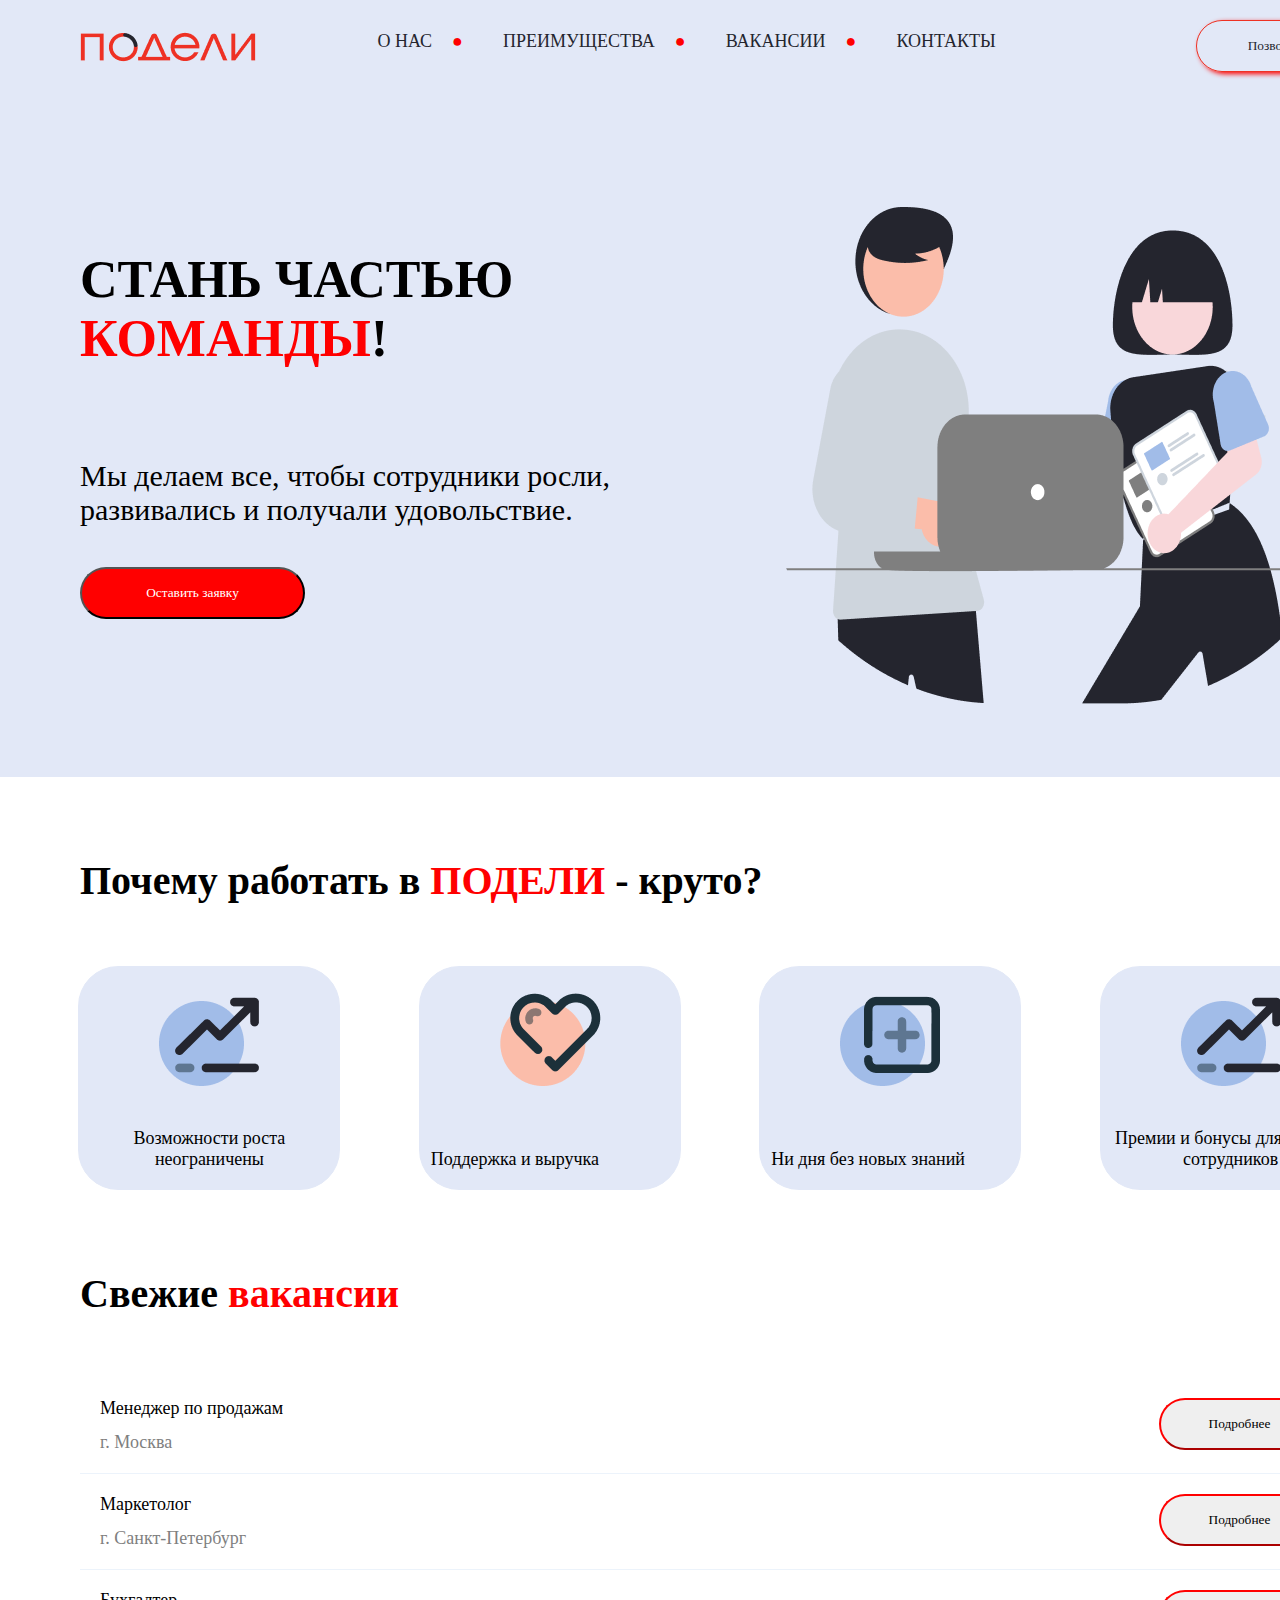
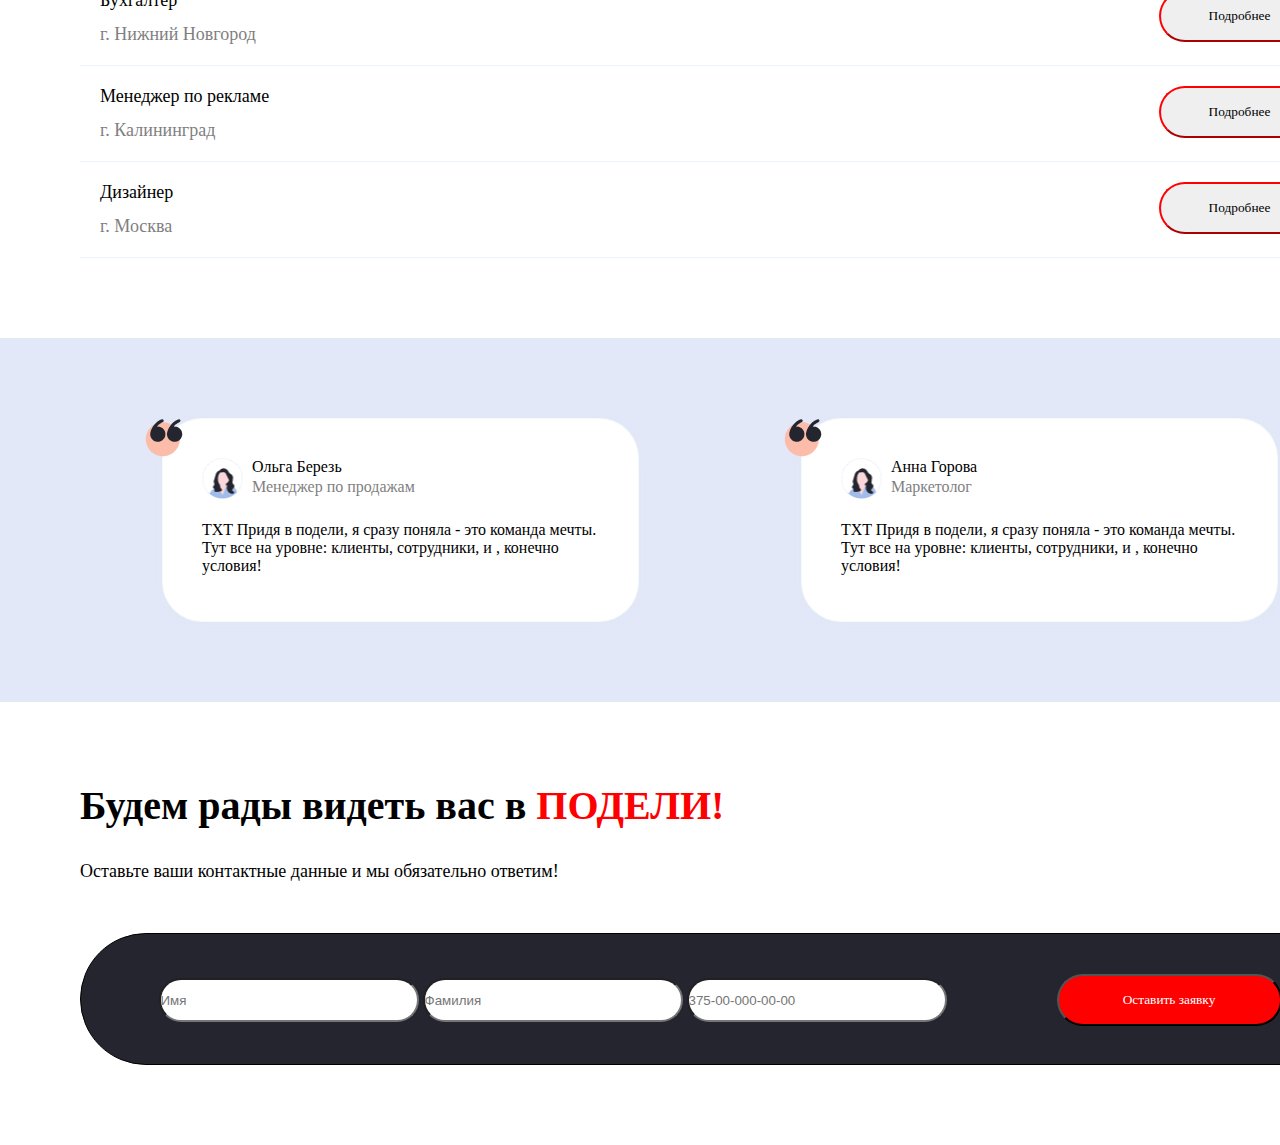
<file: index.html>
<!DOCTYPE html>
<html lang="ru" style="scroll-behavior: smooth;">
<head>
   <meta charset="UTF-8">
   <meta name="viewport" content="width=device-width, initial-scale=1.0">
   <link rel="stylesheet" href="./style.css">

   <link rel="apple-touch-icon" sizes="180x180" href="./images/apple-touch-icon.png">
   <link rel="icon" type="image/png" sizes="32x32" href="./images/favicon-32x32.png">
   <link rel="icon" type="image/png" sizes="16x16" href="./images/favicon-16x16.png">

   <title>Подели</title>
</head>
<TODO!>
<!-- HEADER: LOGO and NAV and TEL -->
   <header class="header">
      <img class="header__logo" src="./images/Logo.png" alt="logo">
   <nav>
      <ul class="header__nav">
         <li><a class="header__nav-item" href="#">о нас<span class="header__nav_dotred">●</span></a></li>
         <li><a class="header__nav-item" href="#section-advantages">преимущества<span class="header__nav_dotred">●</span></a></li>
         <li><a class="header__nav-item" href="#section-vacancies">вакансии<span class="header__nav_dotred">●</span></a></li>
         <li><a class="header__nav-item" href="#section-footer">контакты</a></li>
      </ul>
   </nav>
      <button class="header__btn"><a class="header__btn_text-decor" href="tel:+375336211606">Позвонить</a></button>
   </header>
<!--section-first-->
   <main class="main">
      <section class="section-first">
         <img class="section-first__img" src="./images/Mask group.png" alt="mask">
         <div class="section-first__text">
            <p class="section-first__text_top">Стань частью <span class="section-first__text_red">команды</span>!</p>
            <p class="section-first__text_bottom">Мы  делаем все, чтобы сотрудники росли, развивались и получали удовольствие.</p>
            <button class="button button__primary button button__primary_bottom-position">Оставить заявку</button>
         </div>
      </section>
<!-- section-second -->
      <section class="section-second" id="section-advantages">
         <p class="section-second__text">Почему работать в <span class="section-second__text_red">подели</span> - круто?</p>
         <div class="flex-container">

            <div class="icon flex-container__item_margin-top">
               <div class="icon__content">
                  <div class="icon__content_img">
                     <img src="./images/growth 1.png" alt="icon">
                  </div>
                  <p class="icon__content_text">Возможности роста неограничены</p>
               </div>
            </div>


            <div class="icon flex-container__item_margin-top">
               <div class="icon__content">
                  <div class="icon__content_img">
                     <img src="./images/heart.png" alt="icon">
                  </div>
                  <p class="icon__content_text">Поддержка и выручка</p>
               </div>
            </div>

    
            <div class="icon flex-container__item_margin-top">
               <div class="icon__content">
                  <div class="icon__content_img">
                     <img src="./images/plus.png" alt="icon">
                  </div>
                  <p class="icon__content_text">Ни дня без новых знаний</p>
               </div>
            </div>

   
            <div class="icon flex-container__item_margin-top">
               <div class="icon__content">
                  <div class="icon__content_img">
                     <img src="./images/growth 1.png" alt="icon">
                  </div>
                  <p class="icon__content_text">Премии и бонусы для лучших сотрудников</p>
               </div>
            </div>
         </div>
      </section>
      
      <!-- section-third -->
      <section class="section-third" id="section-vacancies">
         <p class="section-third__text">Свежие <span class="section-third__text_red">вакансии</span></p>

      <div class="vacancies__container">

         <div class="vacancies">
            <button class="vacancies__button">Подробнее</button>
            <div class="vacancies__text">
               <span class="vacancies__text_up">Менеджер по продажам</span><br>
               <span class="vacancies__text_bottom">г. Москва</span>
            </div>
         </div>
         <div class="vacancies">
            <button class="vacancies__button">Подробнее</button>
            <div class="vacancies__text">
               <span class="vacancies__text_up">Маркетолог</span><br>
               <span class="vacancies__text_bottom">г. Санкт-Петербург</span>
            </div>
         </div>
         <div class="vacancies">
            <button class="vacancies__button">Подробнее</button>
            <div class="vacancies__text">
               <span class="vacancies__text_up">Бухгалтер</span><br>
               <span class="vacancies__text_bottom">г. Нижний Новгород</span>
            </div>
         </div>
         <div class="vacancies">
            <button class="vacancies__button">Подробнее</button>
            <div class="vacancies__text">
               <span class="vacancies__text_up">Менеджер по рекламе</span><br>
               <span class="vacancies__text_bottom">г. Калининград</span>
            </div>
         </div>
         <div class="vacancies">
            <button class="vacancies__button">Подробнее</button>
            <div class="vacancies__text">
               <span class="vacancies__text_up">Дизайнер</span><br>
               <span class="vacancies__text_bottom">г. Москва</span>
            </div>
         </div>

      </div>
   </section>

   <!-- section-fourth -->
   <section class="section-fourth">
      <div class="section-fourth__flex-container">
         <div class="comment section-fourth__flex-container_margin-top">
            <img class="comment__icon" src="./images/icon.png" alt="icon">
            <div class="comment__text">
               <div class="comment__text_foto">
                  <img src="./images/undraw_female_avatar_re_l6cx 1.png" alt="foto">
                  <span class="comment__text_up">Ольга Березь</span><br>
                  <span class="comment__text_second">Менеджер по продажам</span><br>
                  <span class="comment__text_bottom">TXT Придя в подели, я сразу поняла - это команда мечты. Тут все на уровне: клиенты, сотрудники, и , конечно условия!</span>
               </div>
            </div>
         </div>
         <div class="comment section-fourth__flex-container_margin-top">
            <img class="comment__icon" src="./images/icon.png" alt="icon">
            <div class="comment__text">
               <div class="comment__text_foto">
                  <img src="./images/undraw_female_avatar_re_l6cx 1.png" alt="foto">
                  <span class="comment__text_up">Анна Горова</span><br>
                  <span class="comment__text_second">Маркетолог</span><br>
                  <span class="comment__text_bottom">TXT Придя в подели, я сразу поняла - это команда мечты. Тут все на уровне: клиенты, сотрудники, и , конечно условия!</span>
               </div>
            </div>
         </div>
      </div>

   </section>
</main>

<!-- footer and form -->
<footer class="footer" id="section-footer">
   <p class="footer__text-up">Будем рады видеть вас в <span class="footer__text-up_red">подели!</span></p>
   <p class="footer__text-bottom">Оставьте ваши контактные данные и мы обязательно ответим!</p>
   <div class="footer__form">
      <form class="footer__form_absolute-position" action="#" id="export" name="form_name" method="get" autocomplete="on">
         <label for="name"></label>
         <input class="footer__form_btn" type="text" id="name" placeholder="Имя">

         <label for="surname"></label>
         <input class="footer__form_btn" type="text" id="surname" placeholder="Фамилия">

         <label for="tel"></label>
         <input class="footer__form_btn" type="tel" placeholder="375-00-000-00-00" id="tel" pattern="375-[0-9]{2}-[0-9]{3}-[0-9]{2}-[0-9]{2}" required>
      </form>
      <button form="export" class="button button__primary button button__primary_absolute-position">Оставить заявку</button>
   </div>

</footer>

</body>
</html>
</file>
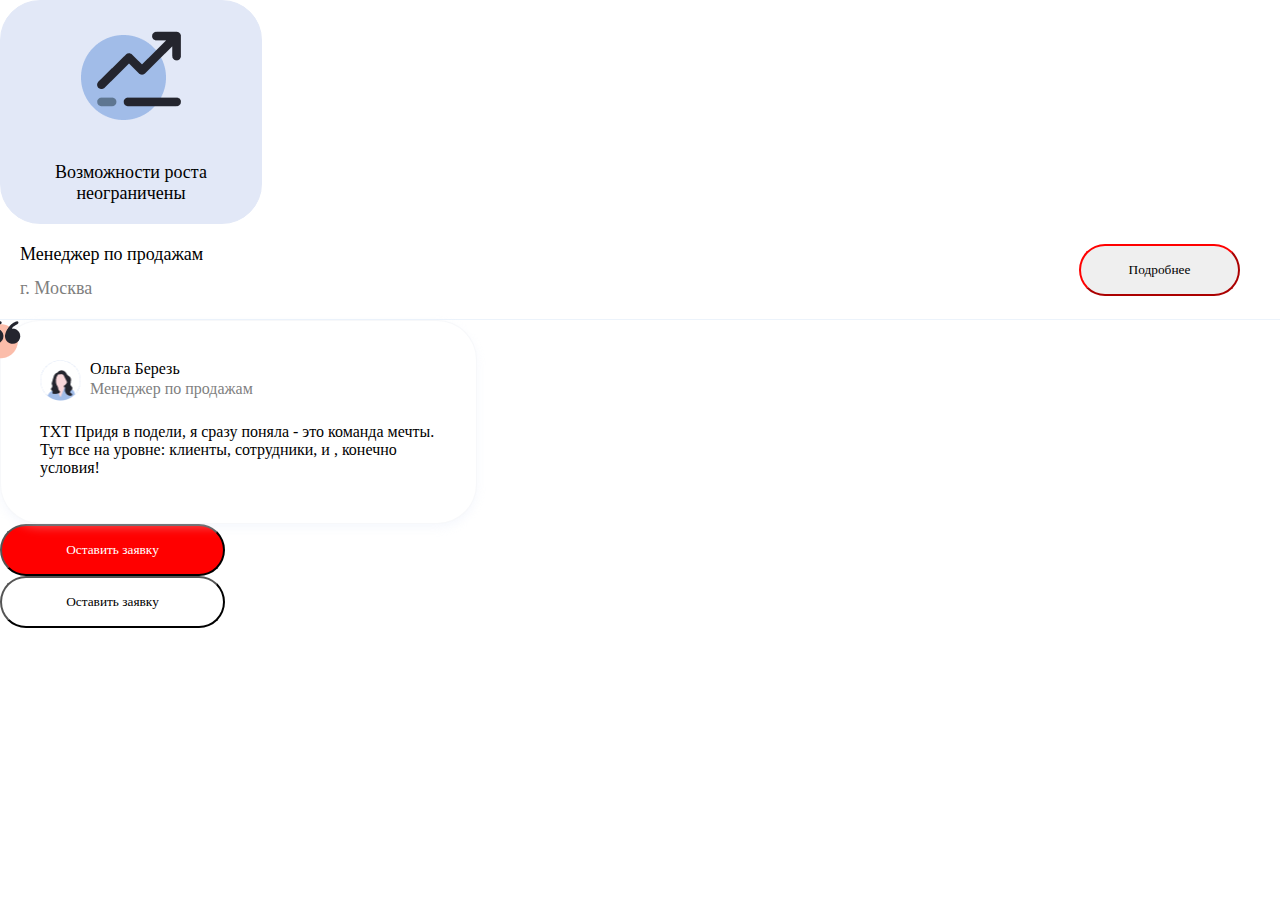
<file: bloc.html>
<!DOCTYPE html>
<html lang="en">
<head>
   <meta charset="UTF-8">
   <meta name="viewport" content="width=device-width, initial-scale=1.0">
   <link rel="stylesheet" href="./style.css">
   <title>Document</title>
</head>
<body>

   <!-- Блок icon -->
   <div class="icon">
      <div class="icon__content">
         <div class="icon__content_img">
            <img src="./images/growth 1.png" alt="icon">
         </div>
         <p class="icon__content_text">Возможности роста неограничены</p>
      </div>
   </div>

   <!-- Блок vacancies -->
   <div class="vacancies">
      <button class="vacancies__button">Подробнее</button>
      <div class="vacancies__text">
         <span class="vacancies__text_up">Менеджер по продажам</span><br>
         <span class="vacancies__text_bottom">г. Москва</span>
      </div>
   </div>

   <!-- Блок comment -->
   <div class="comment">
      <img class="comment__icon" src="./images/icon.png" alt="icon">
      <div class="comment__text">
         <div class="comment__text_foto">
            <img src="./images/undraw_female_avatar_re_l6cx 1.png" alt="foto">
            <span class="comment__text_up">Ольга Березь</span><br>
            <span class="comment__text_second">Менеджер по продажам</span><br>
            <span class="comment__text_bottom">TXT Придя в подели, я сразу поняла - это команда мечты. Тут все на уровне: клиенты, сотрудники, и , конечно условия!</span>
         </div>
      </div>
   </div>

   <!-- Блок button -->
   <button class="button button__primary">Оставить заявку</button>
   <button class="button button__secondary">Оставить заявку</button>
   
</body>
</html>
</file>
<file: style.css>
* {
   box-sizing: border-box;
   padding: 0;
   margin: 0;
}
html {
   font-family: Tahoma;
} 
  
 
/*---------------------------------------------------------------------------------*/
/* Блок icon */
.icon {
   width: 262px;
   height: 224px;
   background: linear-gradient(0deg, #E2E8F7, #E2E8F7),
   linear-gradient(0deg, #F6FCFF, #F6FCFF);
   border-radius: 40px;
   border: 1px solid #E2E8F7;
   position: relative;
}
.icon__content {
   width: 238px;
   height: 184px;
   /* border: 1px solid; */
   position: absolute;
   top: 50%;
   left: 50%;
   transform: translate(-50%, -50%);
}
.icon__content_img {
   position: absolute;
   left: 69px;
}
.icon__content_text {
   position: absolute;
   bottom: 0px;
   text-align: center;
   font-size: 18px;
   font-family: inherit;
}
/*--------------------------------------------------------------------------------*/
/* Блок vacancies */
.vacancies {
   width: 1280px;
   height: 96px;
   border-bottom: .5px solid #ECF3FB;
   position: relative;
}
.vacancies__button {
   width: 161px;
   height: 52px;
   border-radius: 50px;
   border-color: red;
   font-family: inherit;
   margin: 20px;
   position: absolute;
   right: 20px;
}
.vacancies__text_up {
   font-family: inherit;
   font-size: 18px;
   position: absolute;
   top: 20px;
   left: 20px;
}
.vacancies__text_bottom {
   font-size: 18px;
   font-family: inherit;
   color: #7F7F7F;
   position: absolute;
   bottom: 20px;
   left: 20px;
}
/*--------------------------------------------------------------------------------*/
/*Блок comment*/
.comment {
   width: 477px;
   height: 204px;
   border: 1px solid #B3BBCD1A;
   box-shadow: 0px 4px 10px 0px #E2E8F74D;
   border-radius: 40px;
   position: relative;
   background-color: white;
}
.comment__icon {
   position: absolute;
   left: -20px;
}
.comment__text {
   position: absolute;
   width: 397px;
   height: 124px;
   /* border: 1px solid; */
   top: 50%;
   left: 50%;
   transform: translate(-50%, -50%);
}
.comment__text_foto {
   position: absolute;
}
.comment__text_up {
   position: absolute;
   left: 50px;
}
.comment__text_second {
   position: absolute;
   left: 50px;
   top: 20px;
   font-weight: 400;
   color: #7F7F7F;
}
/*-------------------------------------------------------------------------------*/
/*Блок button*/
.button {
   display: block;
   font-family: inherit;
   padding: 16px 32px;
   width: 225px;
   height: 52px;
   border-radius: 50px;
   /* margin: 27px; */
   }
/*Кнопка PRIMARY*/
   .button__primary {
   background-color: red;
   color: white;
   transition: .5s;
   }
   .button__primary:hover {
      background-color: rgb(181, 25, 25);
   }
   .button__primary:active {
      background-color: lightcoral;
   }
/*Кнопка SECONDARY*/
   .button__secondary {
   background-color: white;
   transition: .5s;
   
   }
   .button__secondary:hover {
   background-color: aliceblue;
   }
   .button__secondary:active {
   background-color: antiquewhite;
   }
/*ГОТОВЫЙ МАКЕТ-------------------------------------------------------------------------*/

/*HEADER: LOGO and NAV and TEL*/   
.header {
      width: 1440px;
      height: 92px;
      background: #E2E8F7;
      position: relative;
   }
   .header__logo {
      position: absolute;
      left: 80px;
      top: 32px;
   }
   .header__nav {
      display: flex;
      list-style-type: none;
      position: absolute;
      left: 357.5px;
      top: 31px;
   }
   .header__nav-item {
      padding: 20px;
      text-decoration: none;
      text-transform: uppercase;
      font-family: inherit;
      font-size: 18px;
      color: #24252E;
      
   }
   .header__nav-item:hover {
      font-weight: 700;
   }
   .header__nav_dotred {
      color: red;
      margin-left: 20px ;
   }
   .header__btn {
      width: 164px;
      height: 52px;
      border: 1px solid #EE3124;
      border-radius: 50px;
      background: linear-gradient(0deg, #E2E8F7, #E2E8F7),
      linear-gradient(0deg, #EE3124, #EE3124);
      position: absolute;
      right: 80px;
      top: 20px;
      bottom: 20px;
      font-family: inherit;
      box-shadow: 3px 2px 5px red;
   }
   /* .header__btn:hover {
      background-color: black;
   } */
   .header__btn_text-decor {
      text-decoration: none;
      color: #24252E;
   }
   .header__btn_text-decor:hover {
      font-weight: 700;
   }
    
   /*section-first*/
   .main {
      position: relative;
   }
   .section-first {
      width: 1440px;
      height: 685px;
      background: linear-gradient(0deg, #E2E8F7, #E2E8F7),
      linear-gradient(0deg, #EE3124, #EE3124);
   }
   .section-first__img {
      position: absolute;
      left: 755px;
      top: 40px;
   }
   .section-first__text {
      width: 561px;
      height: 369px;
      /* border: 1px solid; */
      position: absolute;
      top: 158px;
      left: 80px;
   }
   .section-first__text_top {
      font-weight: 700;
      font-family: inherit;
      font-size: 52px;
      text-transform: uppercase;
   }
   .section-first__text_red {
      color: red;
   }
   .section-first__text_bottom {
      font-family: inherit;
      font-size: 30px;
      position: absolute;
      bottom: 92px;
   }
   .button__primary_bottom-position {
      position: absolute;
      bottom: 0;
   }
   /* section-second */
   .section-second {
      width: 1440px;
      height: 493px;
      position: relative;
   }
   .section-second__text {
      font-family: inherit;
      font-size: 40px;
      font-weight: 700;
      position: absolute;
      top: 80px;
      left: 80px;
   }
   .section-second__text_red {
      color: red;
      text-transform: uppercase;
   }
   .flex-container {
      display: flex;
      justify-content: space-evenly;
   }
   .flex-container__item_margin-top {
      margin-top: 189px;
   }

   /* section-third */
   .section-third {
      position: relative;
      width: 1440px;
      height: 668px;
   }
   .section-third__text {
      position: absolute;
      font-family: inherit;
      font-weight: 700;
      font-size: 40px;
      left: 80px;
   }
   .section-third__text_red {
      color: red;
   }
   .vacancies__container {
      position: absolute;
      top: 108px;
      left: 80px;
   }

    
   /* section-fourth */
   .section-fourth {
      width: 1440px;
      height: 364px;
      background: linear-gradient(0deg, #E2E8F7, #E2E8F7),
      linear-gradient(0deg, #EE3124, #EE3124);
   }
   .section-fourth__flex-container {
      display: flex;
      justify-content: space-evenly;
   }
   .section-fourth__flex-container_margin-top {
      margin-top: 80px;
   }
    
   /* footer */
   .footer {
      width: 1040px;
      height: 443px;
      position: relative;
   }
   .footer__text-up {
      font-family: inherit;
      font-weight: 700;
      font-size: 40px;
      position: absolute;
      left: 80px;
      top: 80px;
   }
   .footer__text-up_red {
      color: red;
      text-transform: uppercase;
   }
   .footer__text-bottom {
      font-family: inherit;
      font-size: 18px;
      font-weight: 400;
      position: absolute;
      left: 80px;
      top: 159px;
   }
   .footer__form {
      width: 1280px;
      height: 132px;
      border: 1px solid;
      border-radius: 100px;
      position: absolute;
      bottom: 80px;
      left: 80px;
      background-color:  #24252E;
   }
   .button__primary_absolute-position {
      position: absolute;
      right: 77.5px;
      top: 40px;
   }
   .footer__form_absolute-position {
      position: absolute;
      left: 77.5px;
      top: 44px;
   }
   .footer__form_btn {
      width: 260px;
      height: 44px;
      border-radius: 50px;
   }
</file>
